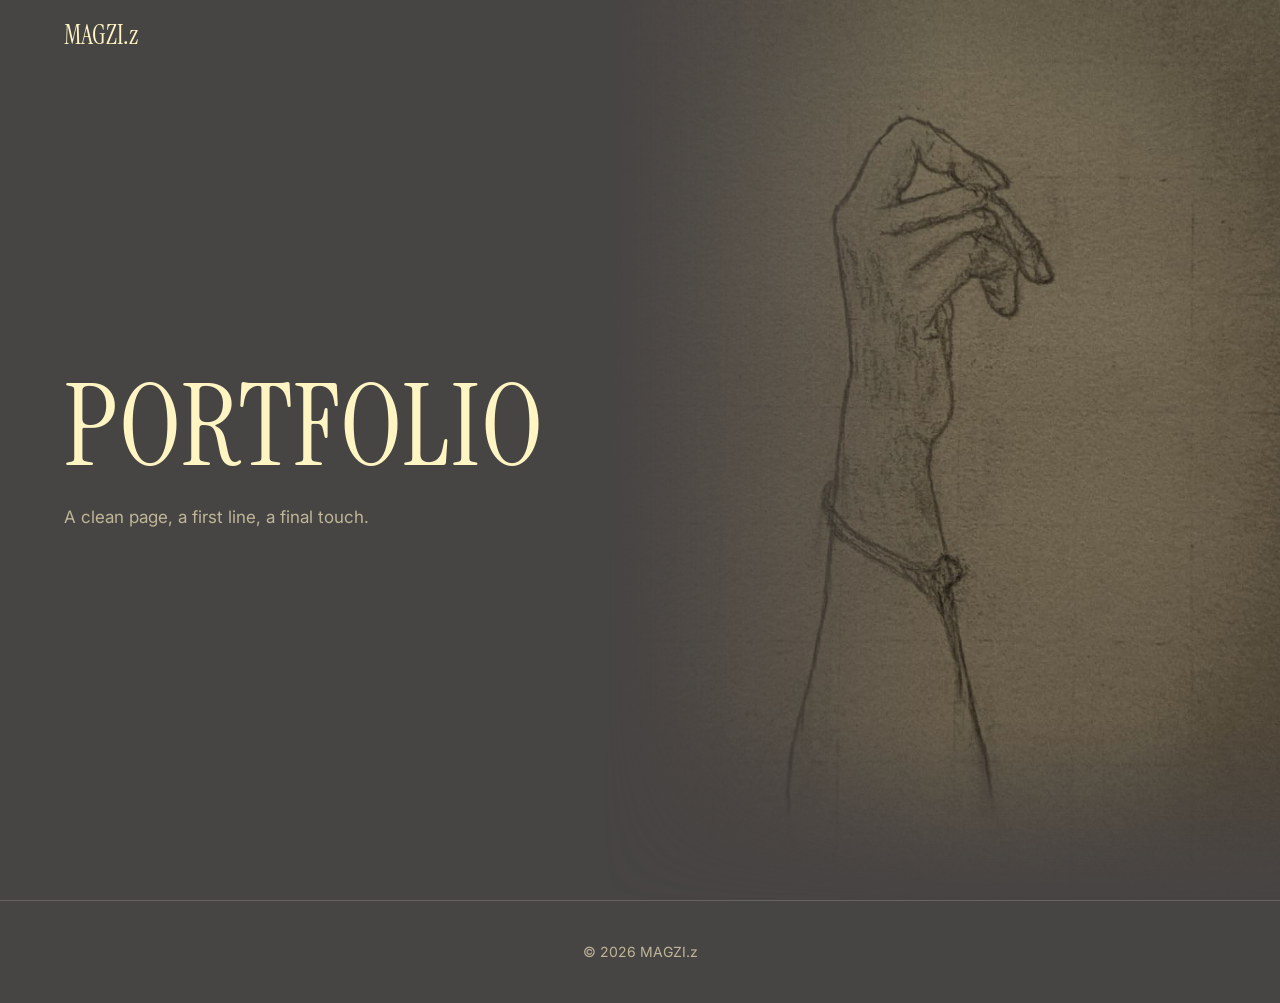
<file: index.html>
<!DOCTYPE html>
<html lang="en">
<head>
  <meta charset="UTF-8">
  <meta name="viewport" content="width=device-width, initial-scale=1.0">
  <title>MAGZI.z</title>

  <link rel="preconnect" href="https://fonts.googleapis.com">
  <link rel="preconnect" href="https://fonts.gstatic.com" crossorigin>
  <link href="https://fonts.googleapis.com/css2?family=Instrument+Serif&family=Inter:wght@400;500&display=swap" rel="stylesheet">
<link rel="stylesheet" href="style.css">

</head>

<body>

  <header class="site-header">
  <button class="logo" id="menu-toggle" aria-expanded="false" aria-controls="site-menu">MAGZI.z</button>
  <nav class="menu" id="site-menu">
  <a href="/">Home</a>
  <a href="about_us">About us</a>
  <a href="projects">Projects</a>
  <a href="contact">Contact</a>
</nav>
</header>

  <main>
    <section class="hero" id="top">
      <div class="hero-text">
        <h1>PORTFOLIO</h1>
        <p>A clean page, a first line, a final touch.</p>
      </div>
      <img class="hero-img" src="hero.jpg" alt="Pencil sketch of a hand">
    </section>

  </main>

  <footer>&copy; 2026 MAGZI.z</footer>

  <script src="script.js"></script>
</body>
</html>
</file>
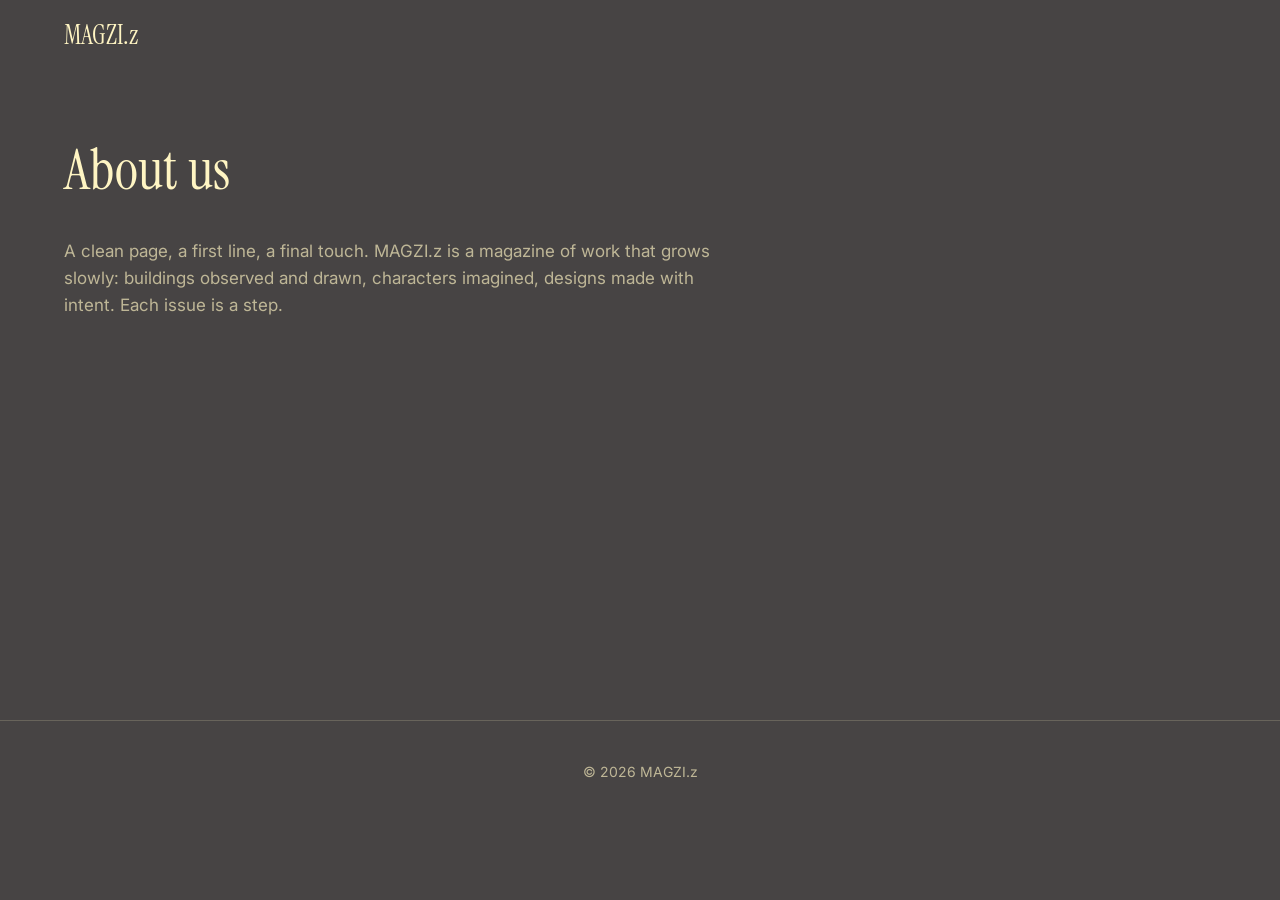
<file: about.html>
<!DOCTYPE html>
<html lang="en">
<head>
  <meta charset="UTF-8">
  <meta name="viewport" content="width=device-width, initial-scale=1.0">
  <title>About | MAGZI.z</title>

  <link rel="preconnect" href="https://fonts.googleapis.com">
  <link rel="preconnect" href="https://fonts.gstatic.com" crossorigin>
  <link href="https://fonts.googleapis.com/css2?family=Instrument+Serif&family=Inter:wght@400;500&display=swap" rel="stylesheet">
  <link rel="stylesheet" href="style.css">
</head>
<body>

  <header class="site-header">
    <button class="logo" id="menu-toggle" aria-expanded="false" aria-controls="site-menu">MAGZI.z</button>
    <nav class="menu" id="site-menu">
      <a href="home">Home</a>
      <a href="about_us">About us</a>
      <a href="projects">Projects</a>
      <a href="contact">Contact</a>
    </nav>
  </header>

  <main class="page">
    <h2>About us</h2>
    <p class="about-text">A clean page, a first line, a final touch. MAGZI.z is a magazine of work that grows slowly: buildings observed and drawn, characters imagined, designs made with intent. Each issue is a step.</p>
  </main>

  <footer>&copy; 2026 MAGZI.z</footer>

  <script src="script.js"></script>
</body>
</html>
</file>
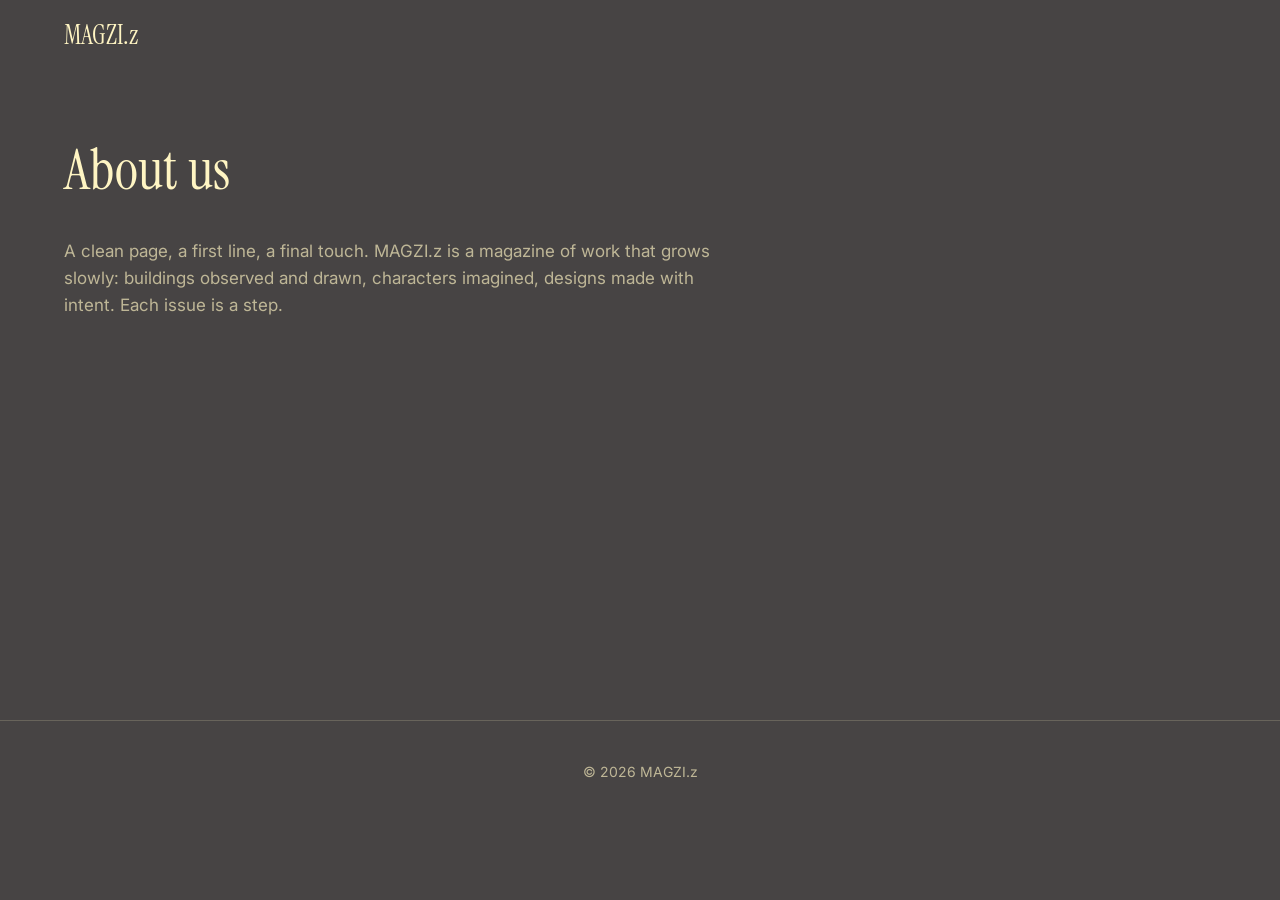
<file: about_us.html>
<!DOCTYPE html>
<html lang="en">
<head>
  <meta charset="UTF-8">
  <meta name="viewport" content="width=device-width, initial-scale=1.0">
  <title>About | MAGZI.z</title>

  <link rel="preconnect" href="https://fonts.googleapis.com">
  <link rel="preconnect" href="https://fonts.gstatic.com" crossorigin>
  <link href="https://fonts.googleapis.com/css2?family=Instrument+Serif&family=Inter:wght@400;500&display=swap" rel="stylesheet">
  <link rel="stylesheet" href="style.css">
</head>
<body>

  <header class="site-header">
    <button class="logo" id="menu-toggle" aria-expanded="false" aria-controls="site-menu">MAGZI.z</button>
    <nav class="menu" id="site-menu">
      <a href="/">Home</a>
      <a href="about_us">About us</a>
      <a href="projects">Projects</a>
      <a href="contact">Contact</a>
    </nav>
  </header>

  <main class="page">
    <h2>About us</h2>
    <p class="about-text">A clean page, a first line, a final touch. MAGZI.z is a magazine of work that grows slowly: buildings observed and drawn, characters imagined, designs made with intent. Each issue is a step.</p>
  </main>

  <footer>&copy; 2026 MAGZI.z</footer>

  <script src="script.js"></script>
</body>
</html>
</file>
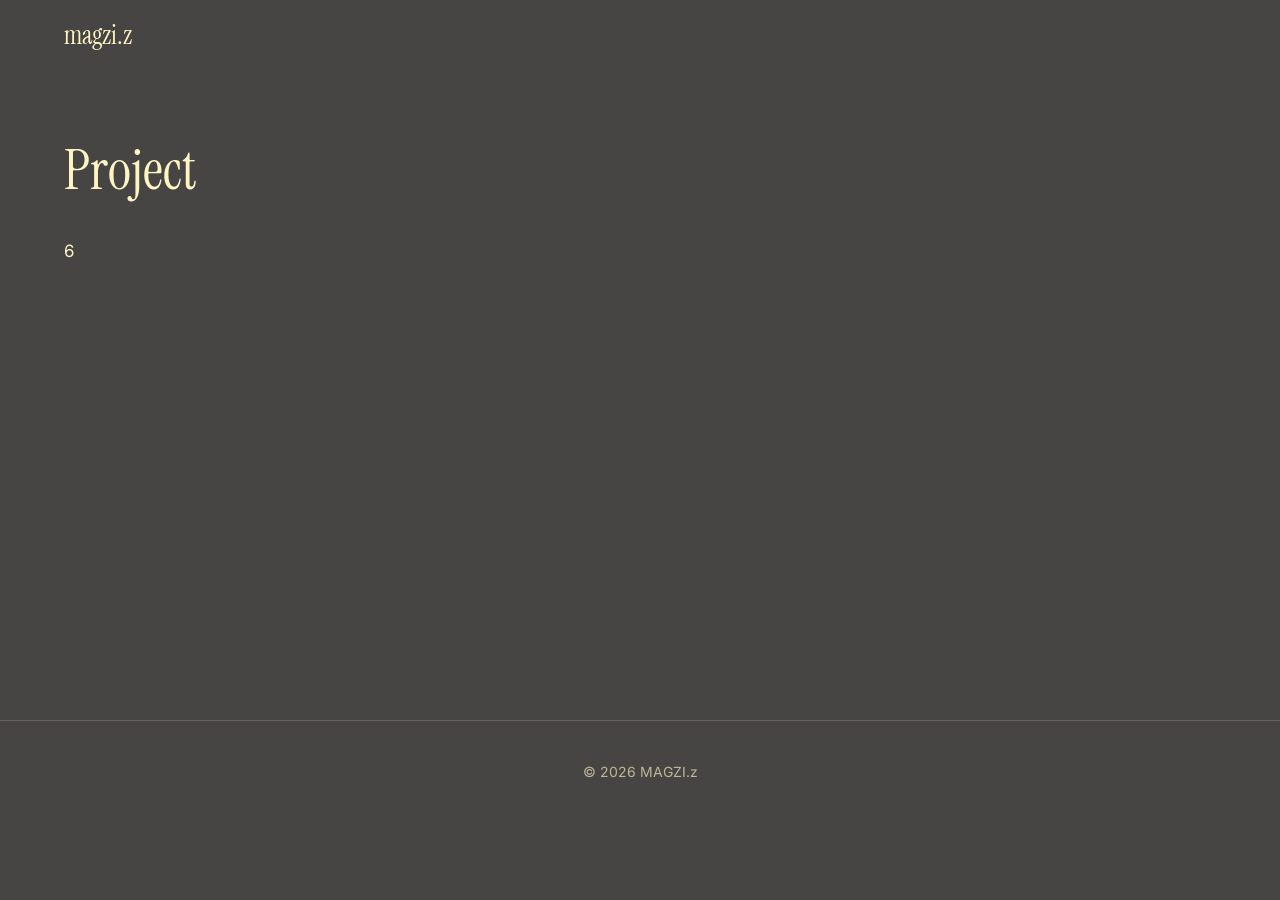
<file: project.html>
<!DOCTYPE html>
<html lang="en">
<head>
  <meta charset="UTF-8">
  <meta name="viewport" content="width=device-width, initial-scale=1.0">
  <title>Project | magzi.z</title>

  <link rel="preconnect" href="https://fonts.googleapis.com">
  <link rel="preconnect" href="https://fonts.gstatic.com" crossorigin>
  <link href="https://fonts.googleapis.com/css2?family=Instrument+Serif&family=Inter:wght@400;500&display=swap" rel="stylesheet">
  <link rel="stylesheet" href="style.css">
</head>
<body>

  <header class="site-header">
    <button class="logo" id="menu-toggle" aria-expanded="false" aria-controls="site-menu">magzi.z</button>
    <nav class="menu" id="site-menu">
      <a href="index.html">Home</a>
      <a href="about.html">About</a>
      <a href="projects.html">Projects</a>
      <a href="contact.html">Contact</a>
    </nav>
  </header>

  <main class="page">
    <h2>Project</h2>
    <p class="grid-text">6</p>
  </main>

  <footer>&copy; 2026 MAGZI.z</footer>

  <script src="script.js"></script>
</body>
</html>
</file>
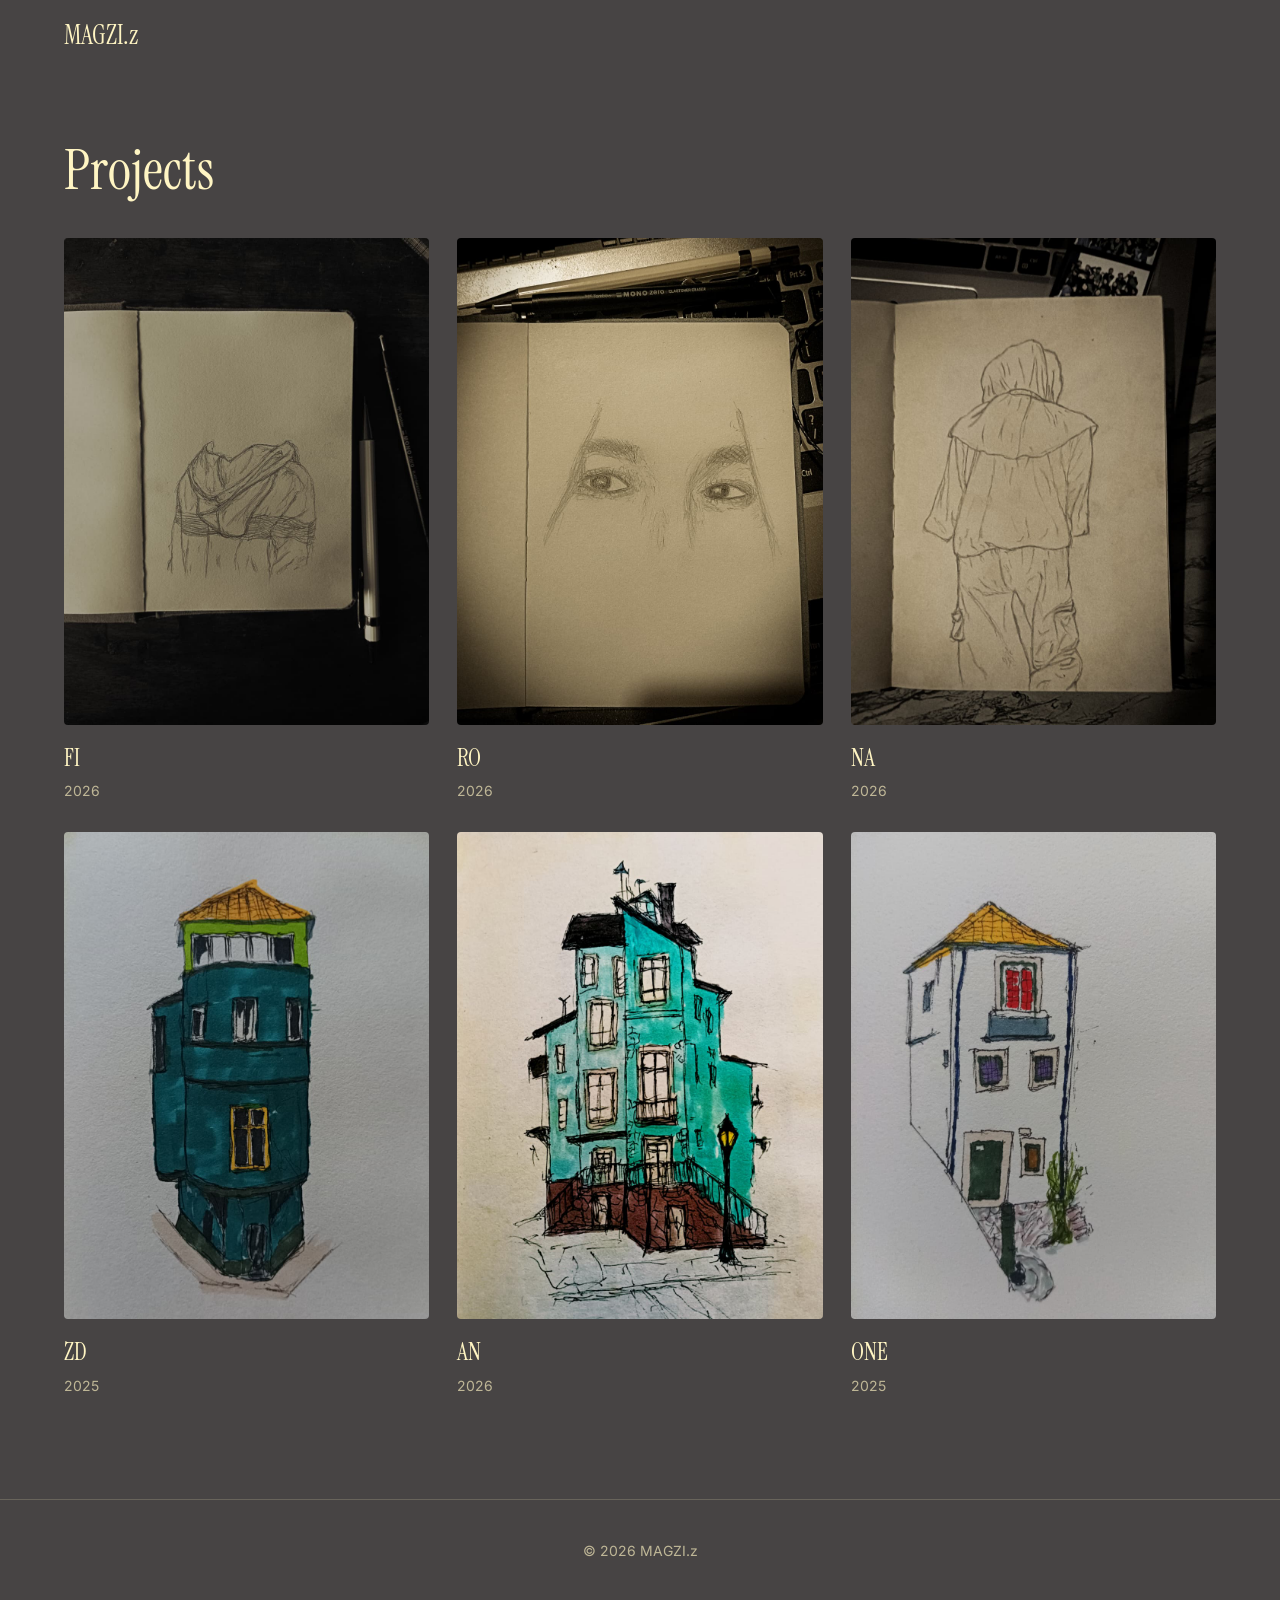
<file: projects.html>
<!DOCTYPE html>
<html lang="en">
<head>
  <meta charset="UTF-8">
  <meta name="viewport" content="width=device-width, initial-scale=1.0">
  <title>Projects | MAGZI.z</title>

  <link rel="preconnect" href="https://fonts.googleapis.com">
  <link rel="preconnect" href="https://fonts.gstatic.com" crossorigin>
  <link href="https://fonts.googleapis.com/css2?family=Instrument+Serif&family=Inter:wght@400;500&display=swap" rel="stylesheet">
  <link rel="stylesheet" href="style.css">
</head>
<body>

  <header class="site-header">
    <button class="logo" id="menu-toggle" aria-expanded="false" aria-controls="site-menu">MAGZI.z</button>
    <nav class="menu" id="site-menu">
      <a href="/">Home</a>
      <a href="about_us">About us</a>
      <a href="projects">Projects</a>
      <a href="contact">Contact</a>
    </nav>
  </header>

  <main class="page">
    <h2>Projects</h2>
    <div class="grid">
            <div class="card"><img class="thumb" src="images/proyek-1.jpg" alt="Project 1"><h3>FI</h3><span>2026</span></div>
      <div class="card"><img class="thumb" src="images/proyek-2.jpg" alt="Project 2"><h3>RO</h3><span>2026</span></div>
      <div class="card"><img class="thumb" src="images/proyek-3.jpg" alt="Project 3"><h3>NA</h3><span>2026</span></div>
      <div class="card"><img class="thumb" src="images/proyek-4.jpg" alt="Project 4"><h3>ZD</h3><span>2025</span></div>
      <div class="card"><img class="thumb" src="images/proyek-5.jpg" alt="Project 5"><h3>AN</h3><span>2026</span></div>
      <div class="card"><img class="thumb" src="images/proyek-6.jpg" alt="Project 6"><h3>ONE</h3><span>2025</span></div>
      </div>
  </main>

  <footer>&copy; 2026 MAGZI.z</footer>

  <script src="script.js"></script>
</body>
</html>
</file>
<file: style.css>
:root {
      --bg: #474444;
      --text: #FFF5C3;
      --muted: rgba(255, 245, 195, 0.65);
      --line: rgba(255, 245, 195, 0.18);
      --placeholder: #3b3939;
      --serif: 'Instrument Serif', Georgia, serif;
      --sans: 'Inter', Arial, sans-serif;
    }

    * { box-sizing: border-box; margin: 0; padding: 0; }

    html {
      scroll-behavior: smooth;
      scroll-padding-top: 80px;
    }
    @media (prefers-reduced-motion: reduce) {
      html { scroll-behavior: auto; }
    }

    body {
      background: var(--bg);
      color: var(--text);
      font-family: var(--sans);
      font-size: 17px;
      line-height: 1.6;
    }

    a { color: inherit; }
    a:focus-visible { outline: 2px solid var(--text); outline-offset: 4px; }

    /* ---------- Header (menempel di atas) ---------- */
   .site-header {
  position: fixed;
  top: 0;
  left: 0;
  right: 0;
  z-index: 100;
  padding: 18px 5vw;
  background: none;
  pointer-events: none;
}
.site-header .logo,
.site-header .menu {
  pointer-events: auto;
}
   .logo {
  background: none;
  border: none;
  color: inherit;
  font-family: var(--serif);
  font-size: 26px;
  cursor: pointer;
  padding: 0;
}

.menu {
  position: absolute;
  top: 100%;
  left: 5vw;
  min-width: 200px;
  display: flex;
  flex-direction: column;
  padding: 12px 0;
  background: var(--bg);
  border: 1px solid var(--line);
  border-radius: 4px;
  opacity: 0;
  visibility: hidden;
  transform: translateY(-8px);
  transition: opacity 0.2s ease, transform 0.2s ease, visibility 0.2s;
}
.menu.open {
  opacity: 1;
  visibility: visible;
  transform: translateY(0);
}
.menu a {
  padding: 10px 24px;
  font-family: var(--serif);
  font-size: 24px;
  text-decoration: none;
  opacity: 0.75;
}
.menu a:hover { opacity: 1; }

    /* ---------- Hero layar penuh ---------- */
    .hero {
      position: relative;
      overflow: hidden;
      min-height: 100vh;
      min-height: 100svh;
      display: flex;
      align-items: center;
      padding: 0 5vw;
    }
    .hero-text {
      position: relative;
      z-index: 2;
    }
    .hero h1 {
      font-family: var(--serif);
      font-weight: 400;
      font-size: clamp(52px, 9vw, 128px);
      line-height: 1;
      letter-spacing: 1px;
    }
    .hero p {
      margin-top: 20px;
      max-width: 380px;
      color: var(--muted);
    }

    /* Foto rasio 3:4, memudar ke kiri dan ke bawah */
    .hero-img {
      position: absolute;
      top: 0;
      right: 0;
      bottom: 0;
      height: 100%;
      width: auto;
      max-width: 70%;
      aspect-ratio: 3 / 4;
      object-fit: cover;
      z-index: 1;
      -webkit-mask-image: linear-gradient(to right, transparent 0%, black 50%),
                          linear-gradient(to bottom, black 80%, transparent 100%);
      -webkit-mask-composite: source-in;
      mask-image: linear-gradient(to right, transparent 0%, black 50%),
                  linear-gradient(to bottom, black 80%, transparent 100%);
      mask-composite: intersect;
    }

    /* ---------- Section umum ---------- */
    section.block {
      padding: 100px 5vw;
      border-top: 1px solid var(--line);
    }
    section.block h2 {
      font-family: var(--serif);
      font-weight: 400;
      font-size: clamp(36px, 5vw, 56px);
      line-height: 1.1;
      margin-bottom: 36px;
    }

    /* ---------- About ---------- */
    .about-text {
      max-width: 60ch;
      color: var(--muted);
    }

    /* ---------- Projects: 3 per baris ---------- */
    .grid {
  display: grid;
  grid-template-columns: repeat(3, 1fr);
  gap: 28px;
}

.card .thumb {
  display: block;
  width: 100%;
  aspect-ratio: 3 / 4;
  object-fit: cover;
  object-position: center;
  background: var(--placeholder);
  border-radius: 4px;
}

.card h3 {
  font-family: var(--serif);
  font-weight: 400;
  font-size: 24px;
  margin-top: 14px;
}

.card span {
  color: var(--muted);
  font-size: 14px;
}

@media (max-width: 900px) {
  .grid { grid-template-columns: repeat(2, 1fr); }
}

@media (max-width: 600px) {
  .grid { grid-template-columns: 1fr; }
}

    /* ---------- Contact ---------- */
    .contact-link {
      font-family: var(--serif);
      font-size: clamp(26px, 4vw, 44px);
      text-decoration: none;
      border-bottom: 1px solid var(--line);
    }
.contact-list {
  display: flex;
  flex-direction: column;
  align-items: flex-start;
  gap: 20px;
}
    .contact-link:hover { border-bottom-color: var(--text); }

    footer {
      padding: 40px 5vw;
      border-top: 1px solid var(--line);
      color: var(--muted);
      font-size: 14px;
      text-align: center;
    }

    /* ---------- Responsif ---------- */
    @media (max-width: 900px) {
      .grid { grid-template-columns: repeat(2, 1fr); }
    }
    @media (max-width: 700px) {
      .site-header nav a { margin-left: 18px; }
      .hero-img {
        width: 100%;
        max-width: 100%;
        aspect-ratio: auto;
        opacity: 0.3;
      }
      section.block { padding: 72px 5vw; }
    }
    @media (max-width: 600px) {
      .grid { grid-template-columns: 1fr; }
    }
    @media (prefers-reduced-motion: reduce) {
  .menu { transition: none; }
}
.page {
  padding: 140px 5vw 100px;
  min-height: 80vh;
}
.page h2 {
  font-family: var(--serif);
  font-weight: 400;
  font-size: clamp(36px, 5vw, 56px);
  line-height: 1.1;
  margin-bottom: 36px;
}
</file>
